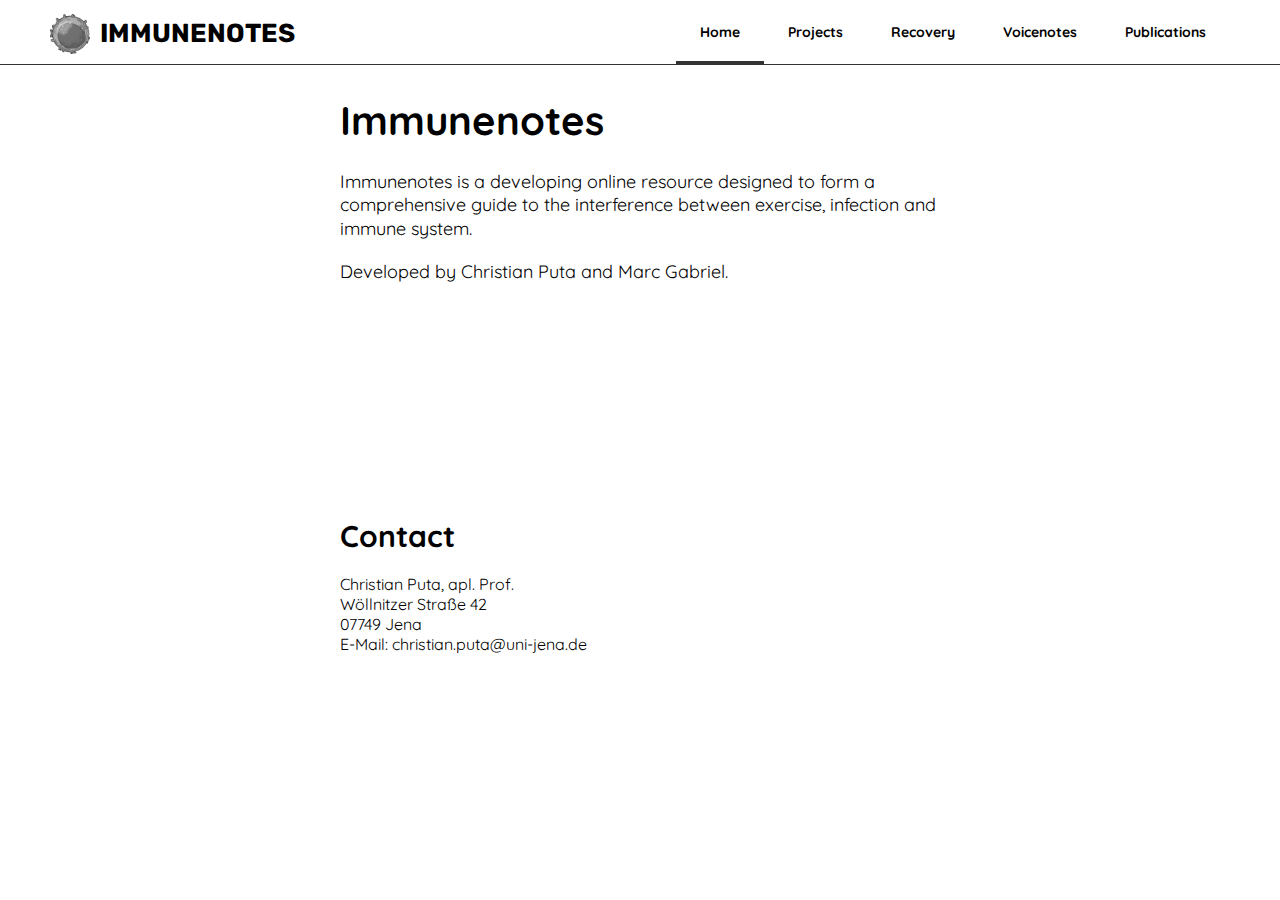
<file: index.html>
<!DOCTYPE html>
<html>
<head>
    <meta charset="UTF-8">
    <meta name="viewport" content="width=device-width, initial-scale=1.0">
    <title>Home | Immunenotes</title>
    <link rel="stylesheet" type="text/css" href="/css/styles.css">
    <link rel="stylesheet" href="https://fonts.googleapis.com/css?family=Quicksand">
    <link rel="stylesheet" href="https://fonts.googleapis.com/css?family=Rubik">
    <script src="/js/nav.js"></script>
    <script src="/js/html_loader.js"></script>
</head>

<body>
    <div id="nav-placeholder"></div>


<main>
    <div class="banner banner-white">
        <div class="banner-inner">
            <h1>Immunenotes</h1>
        </div>
    </div>
    <div class="page-wrapper">
        <div class="page-block">
            <p class="normal-text">Immunenotes is a developing online resource designed to form a comprehensive guide to the interference between exercise, infection and immune system.</p>
            <br>
            <p class="normal-text">Developed by Christian Puta and Marc Gabriel.</p>
            <br>
            <br>
            <br>
            <br>
            <br>
            <br>
            <br>
            <br>
            <br>
            <br>
        </div>
    </div>

    <div class="banner subbanner banner-white">
        <div class="banner-inner subbanner">
            <h2>Contact</h2>
        </div>
    </div>

    <div class="page-wrapper">
        <div class="page-block" id="contact">
            <script>loadHTML("/pages/comp/contact.html", "contact");</script>
        </div>
    </div>
</main>

</body>
</html>
</file>
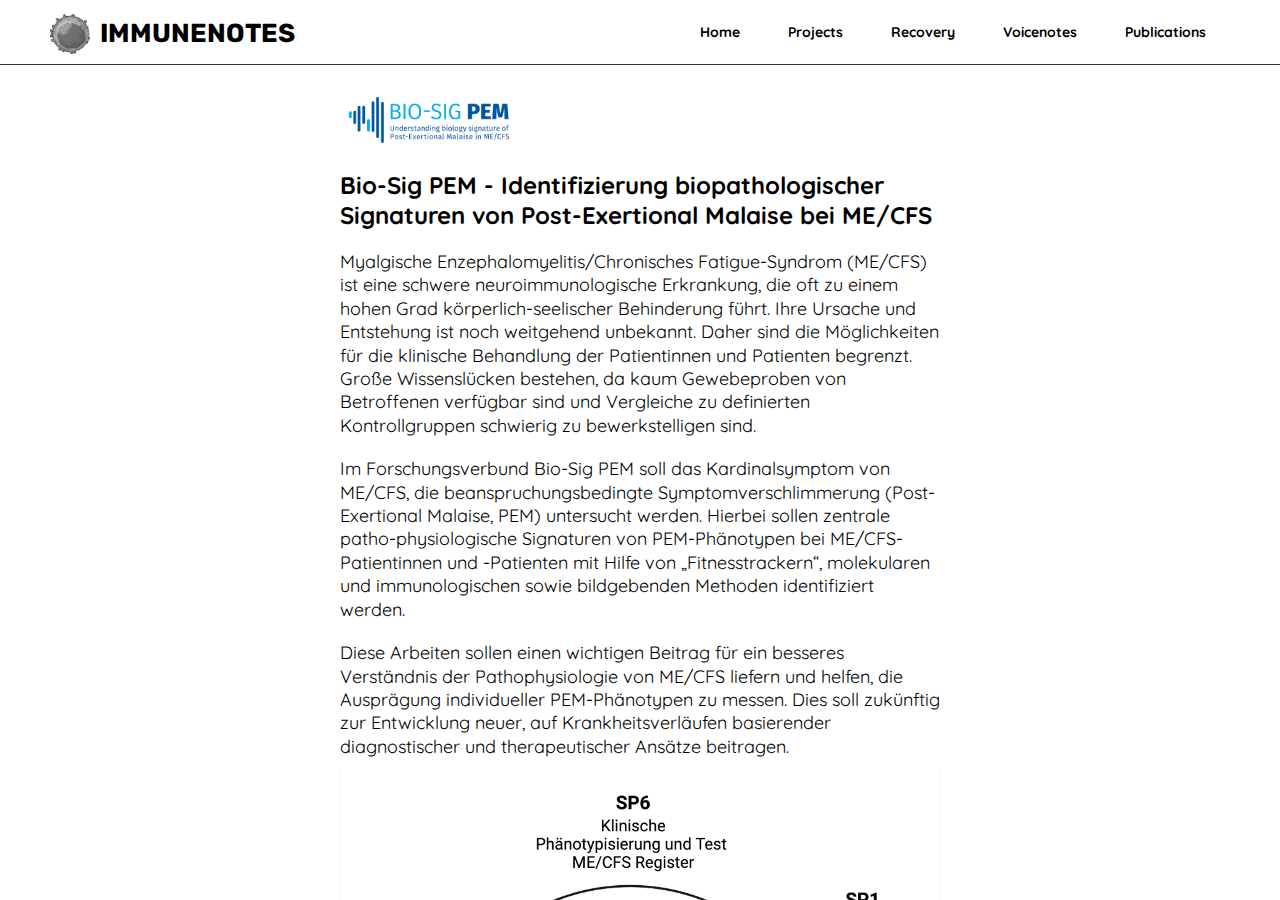
<file: pages/biosigpem.html>
<!DOCTYPE html>
<html>
<head>
    <meta charset="UTF-8">
    <meta name="viewport" content="width=device-width, initial-scale=1.0">
    <title>Bio-Sig PEM | Immunenotes</title>
    <link rel="stylesheet" type="text/css" href="/css/styles.css">
    <link rel="stylesheet" href="https://fonts.googleapis.com/css?family=Quicksand">
    <link rel="stylesheet" href="https://fonts.googleapis.com/css?family=Rubik">
    <script src="/js/nav.js"></script>
    <script src="/js/html_loader.js"></script>
</head>

<body>
<div id="nav-placeholder"></div>

<main>
    <div class="banner banner-white">
        <div class="banner-inner">
            <img src="/content/biosigpem/img/BioSigPEM_logo_fullcolor_rgb_white.png" alt="Bio-Sig PEM Logo">
        </div>
    </div>

    <div class="page-wrapper">
        <div class="page-block" id="biosigpem-overview-text">
            <script>loadHTML("/content/biosigpem/overview_text.html", "biosigpem-overview-text");</script>
        </div>
        <div class="page-gap"></div>
        <div class="page-block">
            <img src="/content/biosigpem/img/kreisschema.png" alt="Kreisschema">
        </div>
    </div>

    <!-- <div class="banner subbanner banner-white">
        <div class="banner-inner subbanner">
            <h2>Research</h2>
        </div>
    </div> -->

    <!-- <div class="page-wrapper">
        <div class="page-block">
            Hier stehen Infos und Links zur zugehörigen Forschung. 
        </div>
    </div> -->

    <div class="banner subbanner banner-white">
        <div class="banner-inner subbanner">
            <h2>Kontakt</h2>
        </div>
    </div>

    <div class="page-wrapper">
        <div class="page-block" id="contact">
            <script>loadHTML("/pages/comp/contact.html", "contact");</script>
        </div>
    </div>
</main>

</body>
</html>
</file>
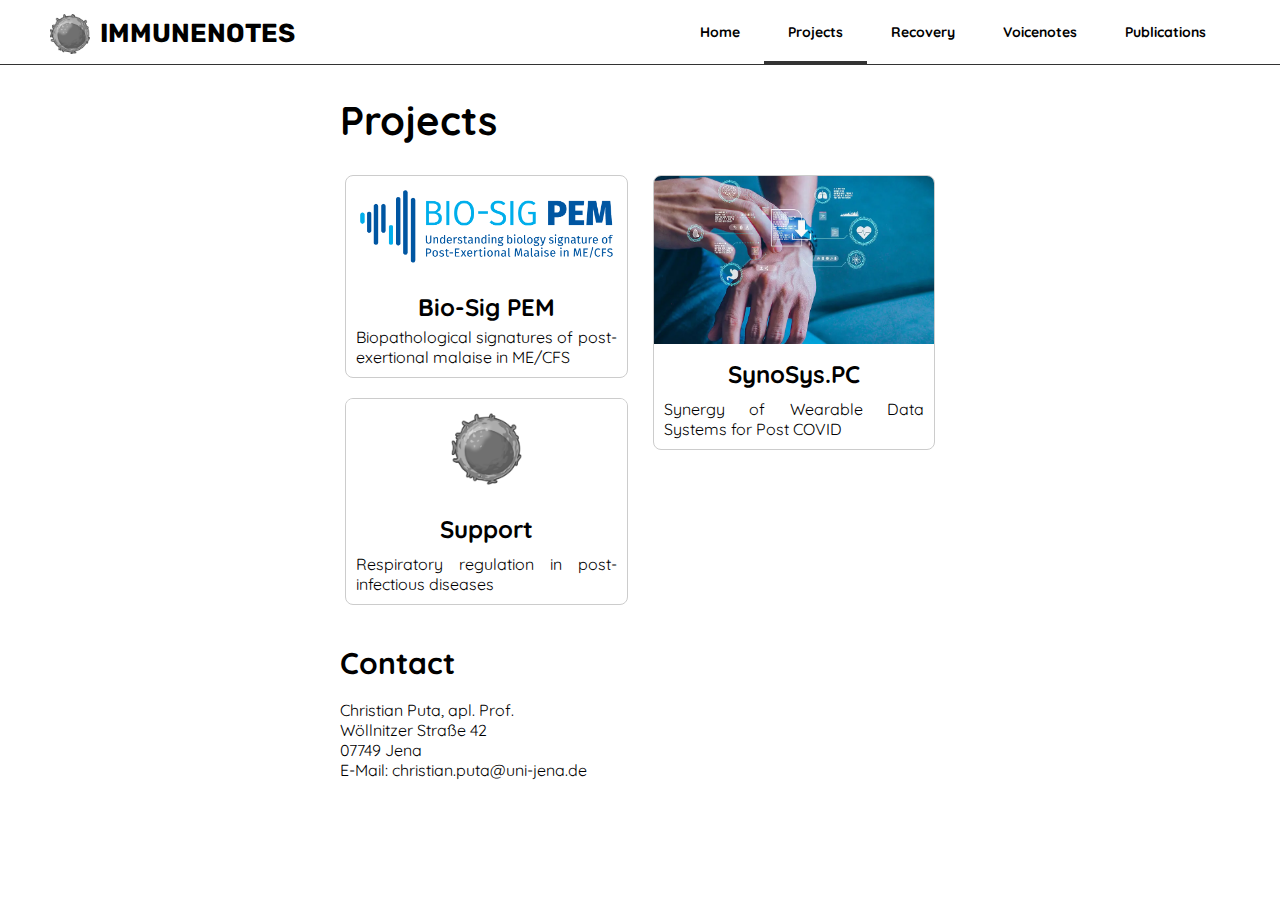
<file: pages/projects.html>
<!DOCTYPE html>
<html>
<head>
    <meta charset="UTF-8">
    <meta name="viewport" content="width=device-width, initial-scale=1.0">
    <link rel="icon" type="image/png" href="/content/img/t-cell_icon.png">
    <title>Projects | Immunenotes</title>
    <link rel="stylesheet" type="text/css" href="/css/styles.css">
    <link rel="stylesheet" href="https://fonts.googleapis.com/css?family=Quicksand">
    <link rel="stylesheet" href="https://fonts.googleapis.com/css?family=Rubik">
    <script src="/js/nav.js"></script>
    <script src="/js/html_loader.js"></script>
</head>

<body>
<div id="nav-placeholder"></div>

<main>
    <div class="banner banner-white">
        <div class="banner-inner">
            <h1>Projects</h1>
        </div>
    </div>

    <div class="page-wrapper mobile-screen">
        <div class="page-block" id="biosigpem-box-mobile">
            <script>loadHTML("/pages/comp/box_biosigpem.html", "biosigpem-box-mobile");</script>
        </div>
        <div class="page-gap"></div>
        <div class="page-block" id="synosys-box-mobile">
            <script>loadHTML("/pages/comp/box_synosys.html", "synosys-box-mobile");</script>
        </div>
        <div class="page-gap"></div>
        <div class="page-block" id="support-box-mobile">
            <script>loadHTML("/pages/comp/box_support.html", "support-box-mobile");</script>
        </div>
    </div>

    <div class="page-wrapper wide-screen">
        <div class="box-wrapper">
            <div class="box-column">
                <div id="box-element-11"></div>
                <script>loadHTML("/pages/comp/box_biosigpem.html", "box-element-11");</script>
                <div class="page-gap"></div>
                <div id="box-element-12"></div>
                <script>loadHTML("/pages/comp/box_support.html", "box-element-12");</script>
            </div>
            <div class="box-column">
                <div id="box-element-21"></div>
                <script>loadHTML("/pages/comp/box_synosys.html", "box-element-21");</script>
            </div>
        </div>
    </div>

    <div class="banner subbanner banner-white">
        <div class="banner-inner subbanner">
            <h2>Contact</h2>
        </div>
    </div>

    <div class="page-wrapper">
        <div class="page-block" id="contact">
            <script>loadHTML("/pages/comp/contact.html", "contact");</script>
        </div>
    </div>
</main>

</body>
</html>
</file>
<file: css/styles.css>
/* Load other CSS files */
@import url("/css/banner.css");
@import url("/css/box.css");
@import url("/css/nav.css");
@import url("/css/page.css");
@import url("/css/text.css");
@import url("/css/video.css");
@import url("/css/exp-box.css");
@import url("/css/auth.css");
@import url("/css/slideshow.css");
@import url("/css/audio-player.css");
@import url("/css/download.css");

/* CSS for the website */
* {
    padding: 0;
    margin: 0;
}

html, body {
    margin: 0;
    padding: 0;
    width: 100%;
    height: 100%;
    display: flex;
    flex-direction: column;
}

main {
    flex: 1;
    display: flex;
    flex-direction: column;
    align-items: center;
    overflow-y: auto;
}

/* Centered content */
.centered-content {
    display: flex;
    justify-content: center;
    align-items: center;
}

#contact p {
    text-align: center;
}
@media (min-width: 768px) {
    #contact p {
        text-align: left;
    }
}
</file>
